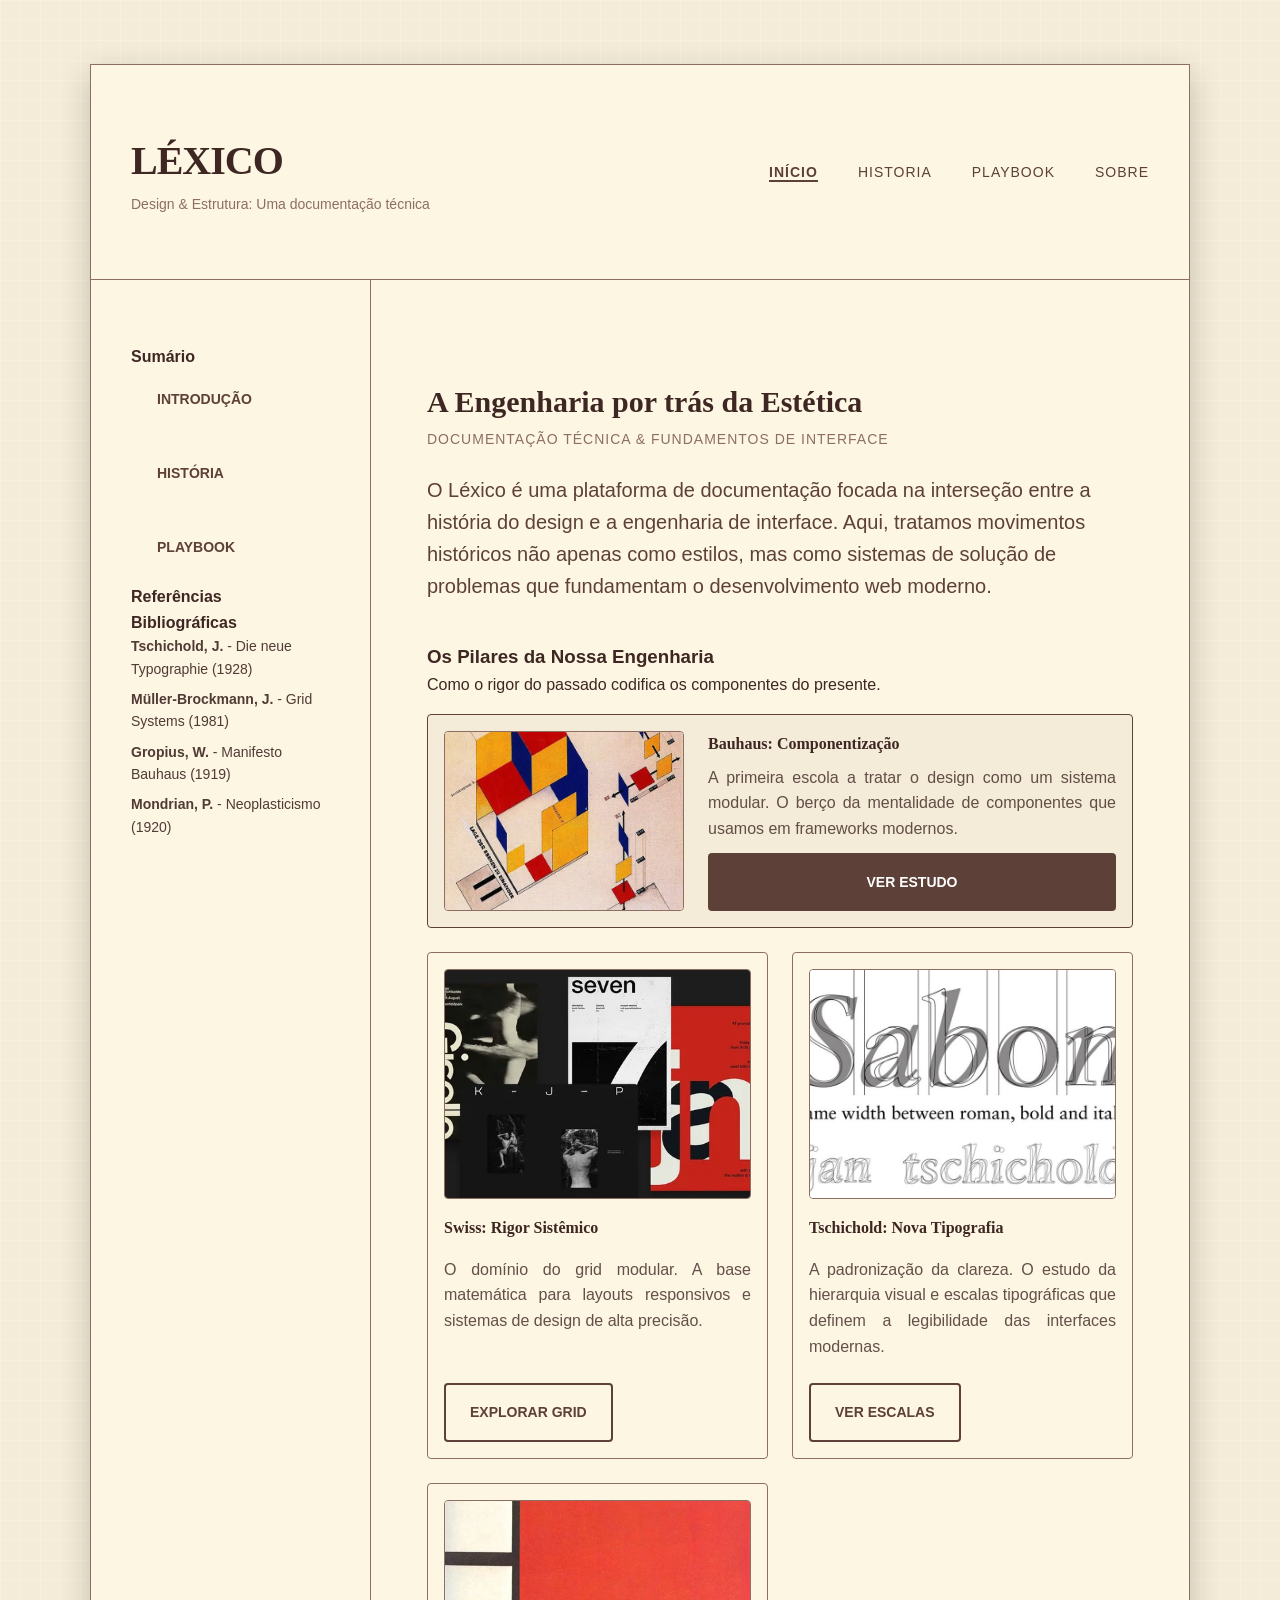
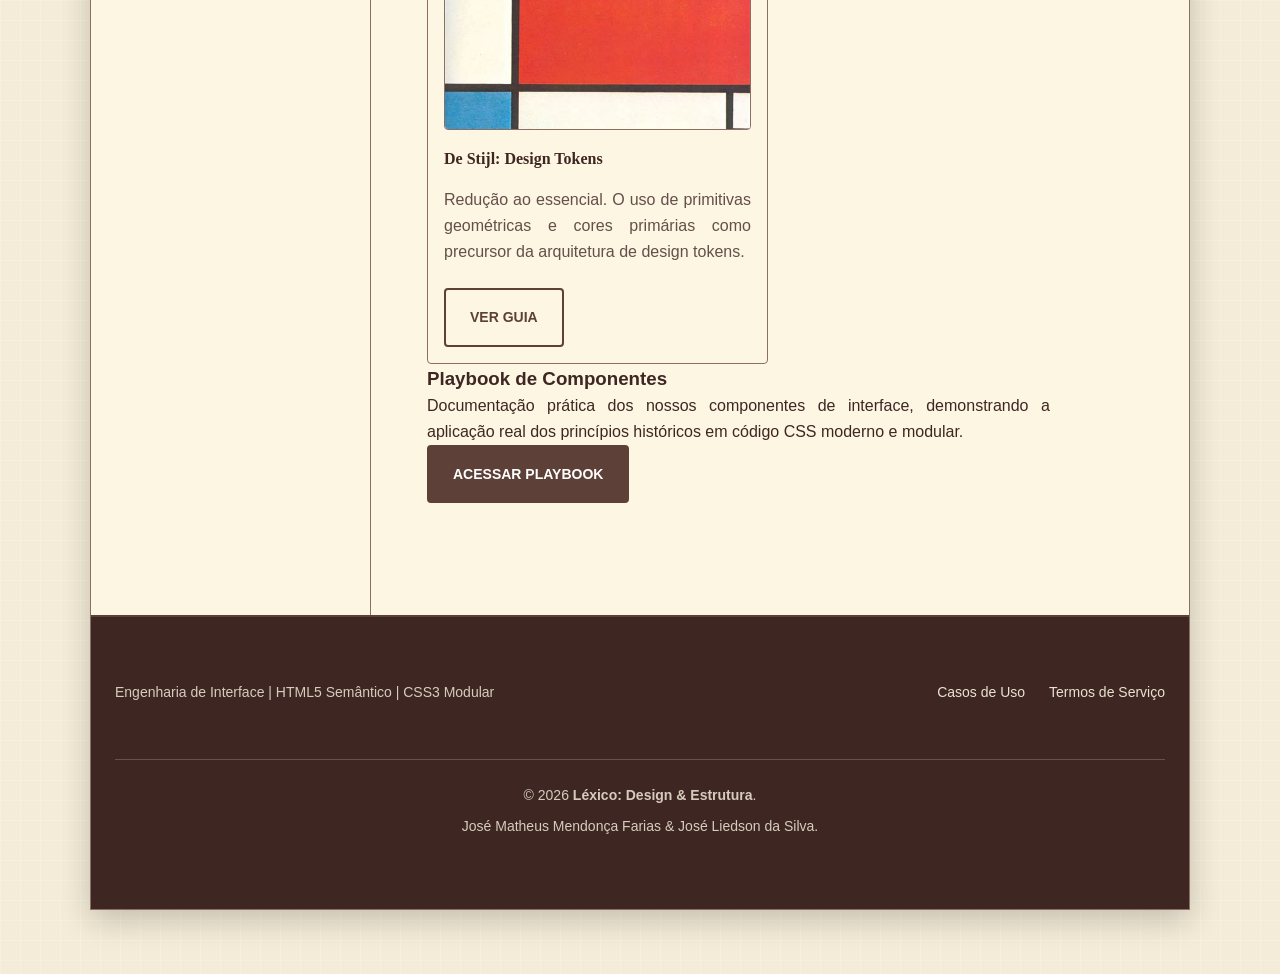
<file: index.html>
<!DOCTYPE html>
<html lang="pt-br">
<head>
    <meta charset="UTF-8">
    <meta name="viewport" content="width=device-width, initial-scale=1.0">
    <title>Léxico: Design & Estrutura</title>
    
    <link rel="preconnect" href="https://fonts.googleapis.com">
    <link rel="preconnect" href="https://fonts.gstatic.com" crossorigin>
    <link href="https://fonts.googleapis.com/css2?family=Google+Sans:ital,opsz,wght@0,17..18,400..700;1,17..18,400..700&family=Inter:wght@400;500;700&family=Poppins:wght@700&display=swap" rel="stylesheet">

    <!-- Arquitetura de Design Tokens & Camadas (Aula 10) -->
    <link rel="stylesheet" href="css/main.css">
</head>
<body>
    <div class="navbar__overlay"></div>
    <div class="folha-papel">
        <header class="navbar">
            <div class="navbar__brand">
                <h1 class="navbar__logo">Léxico</h1>
                <p class="navbar__tagline">Design & Estrutura: Uma documentação técnica</p>
            </div>
            
            <!-- Menu Hambúrguer -->
            <div class="navbar__toggle">
                <span class="navbar__toggle-line"></span>
                <span class="navbar__toggle-line"></span>
                <span class="navbar__toggle-line"></span>
            </div>

            <nav class="navbar__menu">
                <ul class="navbar__list">
                    <li><a href="index.html" class="navbar__link navbar__link--active">Início</a></li>
                    <li><a href="historia.html" class="navbar__link">Historia</a></li>
                    <li><a href="playbook.html" class="navbar__link">Playbook</a></li>
                    <li><a href="sobre.html" class="navbar__link">Sobre</a></li>
                </ul>
            </nav>
        </header>

        <main class="main-content">
            <article class="hero-article">
                <header>
                    <h2 class="article-title">A Engenharia por trás da Estética</h2>
                    <div class="meta">Documentação Técnica & Fundamentos de Interface</div>
                </header>
                
                <section class="intro">
                    <p class="lead">O Léxico é uma plataforma de documentação focada na interseção entre a história do design e a engenharia de interface. Aqui, tratamos movimentos históricos não apenas como estilos, mas como sistemas de solução de problemas que fundamentam o desenvolvimento web moderno.</p>
                </section>

                <section id="historia" class="content-section">
                    <h3>Os Pilares da Nossa Engenharia</h3>
                    <p>Como o rigor do passado codifica os componentes do presente.</p>
                    <div class="cards-grid">
                        <div class="card card--featured">
                            <img src="assets/bauhaus.webp" alt="Cartaz do movimento Bauhaus" class="card__image">
                            <h4 class="card__title">Bauhaus: Componentização</h4>
                            <p class="card__description">A primeira escola a tratar o design como um sistema modular. O berço da mentalidade de componentes que usamos em frameworks modernos.</p>
                            <a href="historia.html#bauhaus" class="btn btn--primary card__button">Ver Estudo</a>
                        </div>
                        <div class="card">
                            <img src="assets/swiss.webp" alt="Design Suíço" class="card__image">
                            <h4 class="card__title">Swiss: Rigor Sistêmico</h4>
                            <p class="card__description">O domínio do grid modular. A base matemática para layouts responsivos e sistemas de design de alta precisão.</p>
                            <a href="historia.html#swiss" class="btn btn--outline card__button">Explorar Grid</a>
                        </div>
                        <div class="card">
                            <img src="assets/tschichold.webp" alt="Jan Tschichold - Die neue Typographie" class="card__image">
                            <h4 class="card__title">Tschichold: Nova Tipografia</h4>
                            <p class="card__description">A padronização da clareza. O estudo da hierarquia visual e escalas tipográficas que definem a legibilidade das interfaces modernas.</p>
                            <a href="historia.html#tschichold" class="btn btn--outline card__button">Ver Escalas</a>
                        </div>
                        <div class="card">
                            <img src="assets/DeStijl.webp" alt="Movimento De Stijl" class="card__image">
                            <h4 class="card__title">De Stijl: Design Tokens</h4>
                            <p class="card__description">Redução ao essencial. O uso de primitivas geométricas e cores primárias como precursor da arquitetura de design tokens.</p>
                            <a href="historia.html#de-stijl" class="btn btn--outline card__button">Ver Guia</a>
                        </div>
                    </div>
                </section>

                <section id="playbook" class="content-section">
                    <h3>Playbook de Componentes</h3>
                    <p>Documentação prática dos nossos componentes de interface, demonstrando a aplicação real dos princípios históricos em código CSS moderno e modular.</p>
                    <aside class="component-preview">
                        <a href="playbook.html" class="btn btn--primary">Acessar Playbook</a>
                    </aside>
                </section>
            </article>
        </main>

        <aside class="sidebar">
            <section class="widget">
                <h4 class="widget__title">Sumário</h4>
                <ul class="widget__list">
                    <li><a href="#" class="btn btn--ghost">Introdução</a></li>
                    <li><a href="#historia" class="btn btn--ghost">História</a></li>
                    <li><a href="#playbook" class="btn btn--ghost">Playbook</a></li>
                </ul>
            </section>
            <section class="widget">
                <h4 class="widget__title">Referências Bibliográficas</h4>
                <ul class="widget__list" style="font-size: var(--fs-xs); opacity: 0.9;">
                    <li><strong>Tschichold, J.</strong> - Die neue Typographie (1928)</li>
                    <li><strong>Müller-Brockmann, J.</strong> - Grid Systems (1981)</li>
                    <li><strong>Gropius, W.</strong> - Manifesto Bauhaus (1919)</li>
                    <li><strong>Mondrian, P.</strong> - Neoplasticismo (1920)</li>
                </ul>
            </section>
        </aside>

        <footer class="footer">
            <div class="footer__info">
                <p class="footer__text">Engenharia de Interface | HTML5 Semântico | CSS3 Modular</p>
            </div>
            <div class="footer__links">
                <a href="#" class="footer__link">Casos de Uso</a>
                <a href="#" class="footer__link">Termos de Serviço</a>
            </div>
            <div class="footer__copyright">
                <p class="footer__text">&copy; <span id="current-year"></span> <span class="footer__text--highlight">Léxico: Design & Estrutura</span>.</p>
                <p class="footer__text">José Matheus Mendonça Farias & José Liedson da Silva.</p>
            </div>
        </footer>
    </div>

    <!-- Scripts -->
    <script src="js/main.js" defer></script>
</body>
</html>
</file>
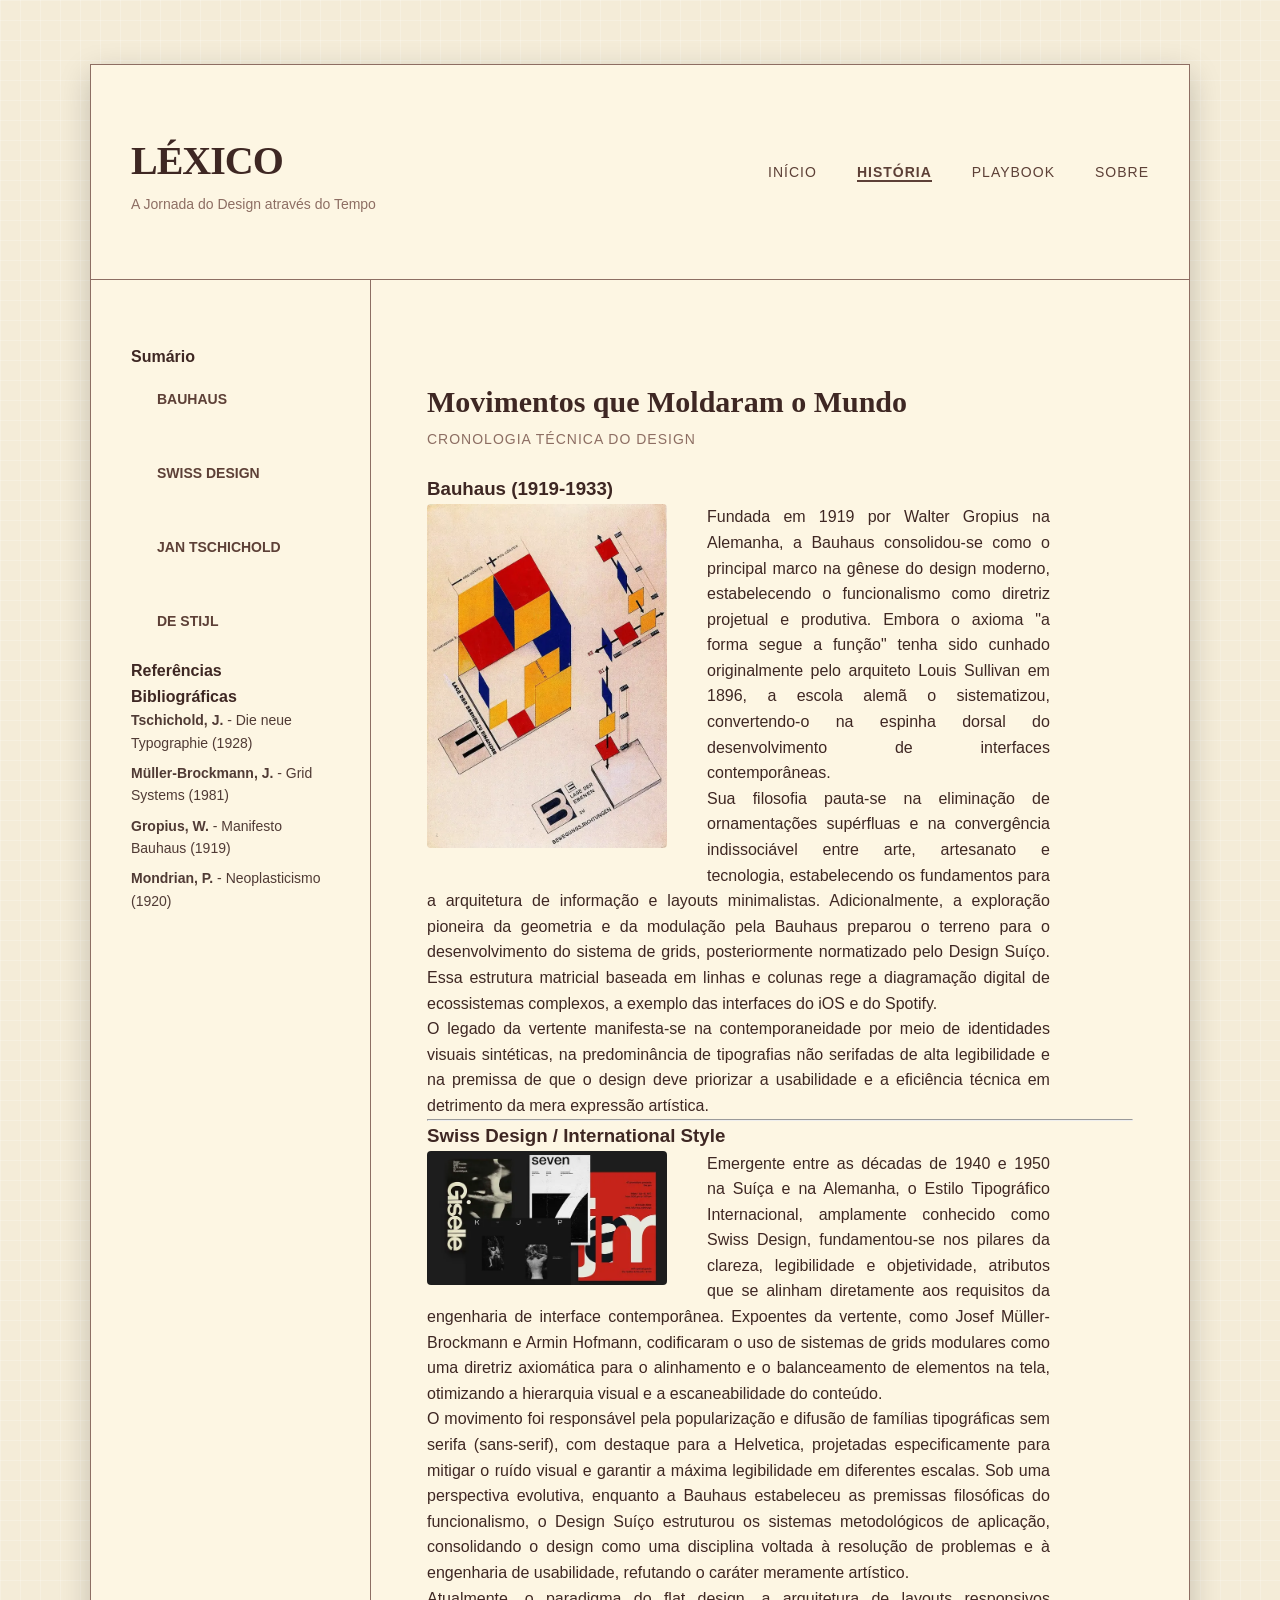
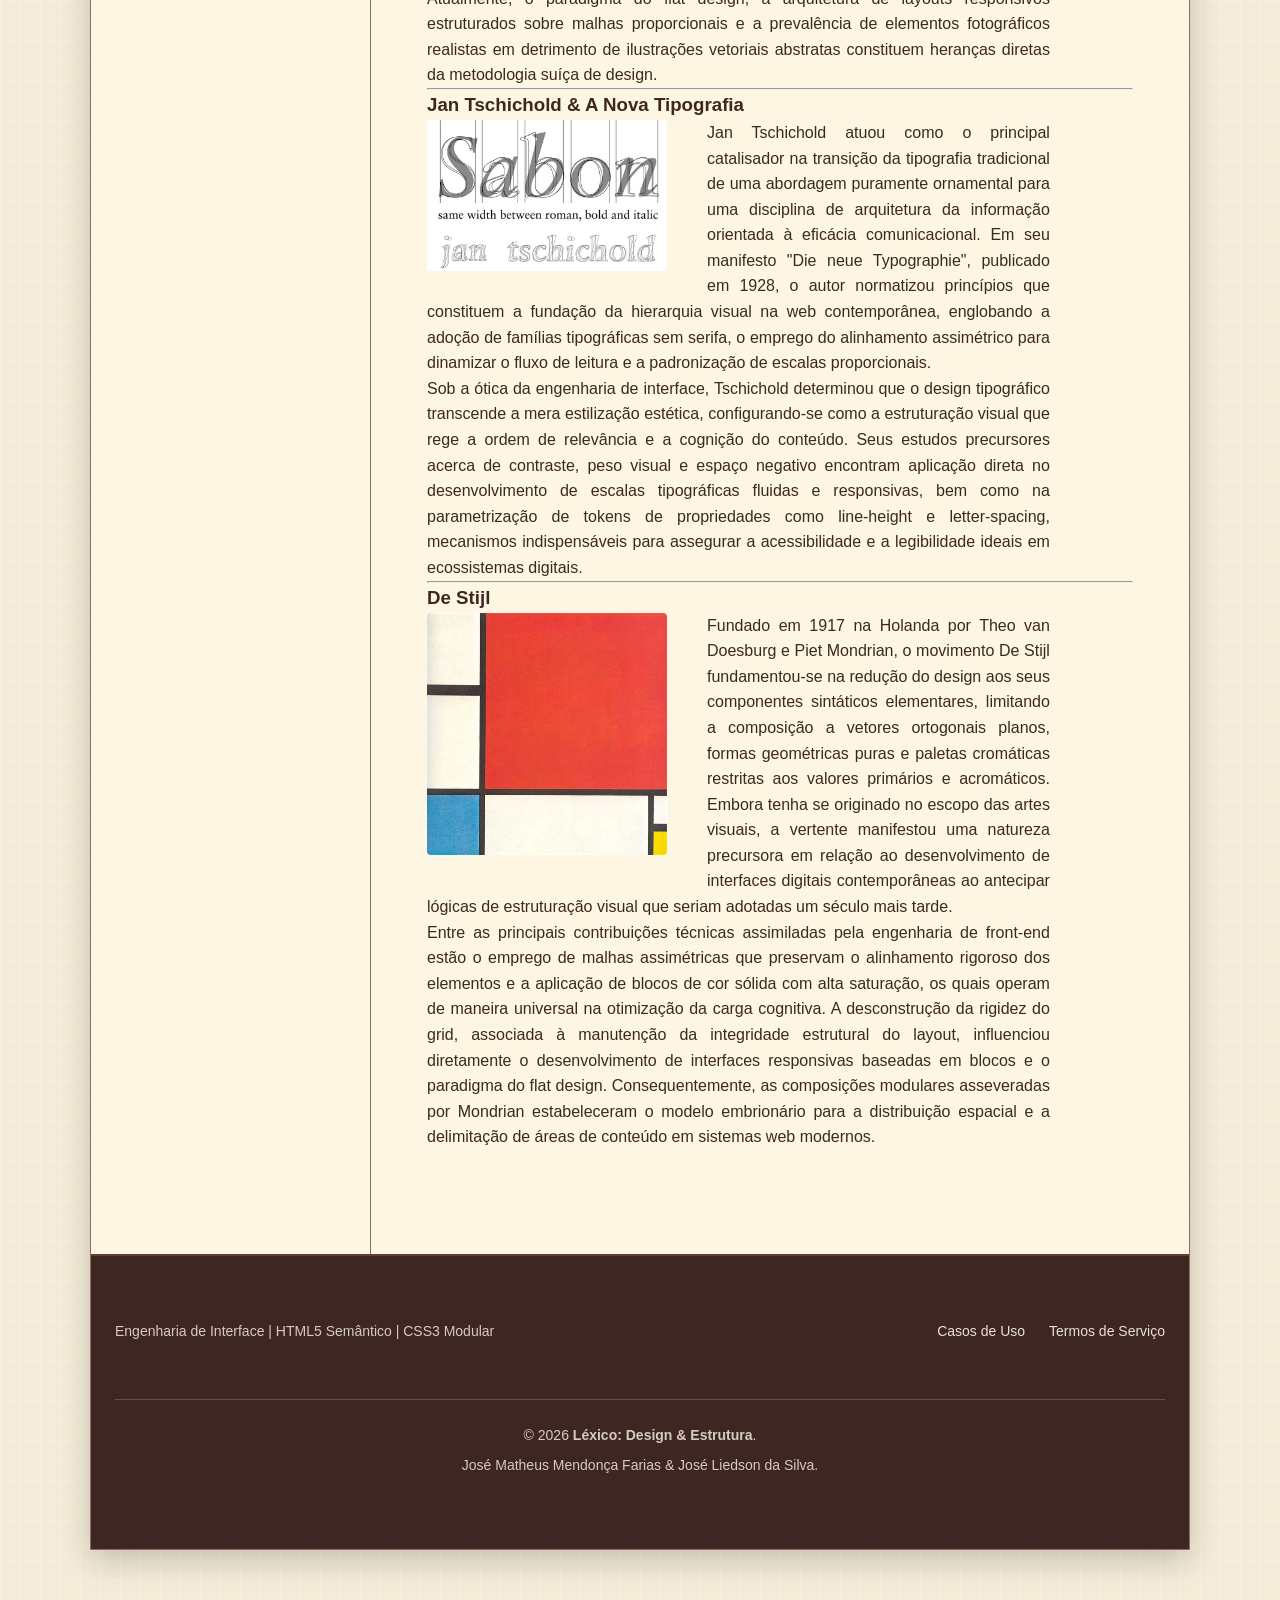
<file: historia.html>
<!DOCTYPE html>
<html lang="pt-br">
<head>
    <meta charset="UTF-8">
    <meta name="viewport" content="width=device-width, initial-scale=1.0">
    <title>História - Léxico</title>
    
    <!-- Fontes Externas -->
    <link rel="preconnect" href="https://fonts.googleapis.com">
    <link rel="preconnect" href="https://fonts.gstatic.com" crossorigin>
    <link href="https://fonts.googleapis.com/css2?family=Google+Sans:ital,opsz,wght@0,17..18,400..700;1,17..18,400..700&family=Inter:wght@400;500;700&family=Poppins:wght@700&display=swap" rel="stylesheet">

    <!-- Arquitetura de Design Tokens & Camadas (Aula 10) -->
    <link rel="stylesheet" href="css/main.css">
</head>
<body>
    <div class="navbar__overlay"></div>
    <div class="folha-papel">
        <header class="navbar">
            <div class="navbar__brand">
                <h1 class="navbar__logo">Léxico</h1>
                <p class="navbar__tagline">A Jornada do Design através do Tempo</p>
            </div>
            
            <!-- Menu Hambúrguer -->
            <div class="navbar__toggle">
                <span class="navbar__toggle-line"></span>
                <span class="navbar__toggle-line"></span>
                <span class="navbar__toggle-line"></span>
            </div>

            <nav class="navbar__menu">
                <ul class="navbar__list">
                    <li><a href="index.html" class="navbar__link">Início</a></li>
                    <li><a href="historia.html" class="navbar__link navbar__link--active">História</a></li>
                    <li><a href="playbook.html" class="navbar__link">Playbook</a></li>
                    <li><a href="sobre.html" class="navbar__link">Sobre</a></li>
                </ul>
            </nav>
        </header>

        <main class="main-content">
            <article class="hero-article">
                <header>
                    <h2 class="article-title">Movimentos que Moldaram o Mundo</h2>
                    <div class="meta">Cronologia Técnica do Design</div>
                </header>
                
                <section id="bauhaus" class="content-section">
                    <h3>Bauhaus (1919-1933)</h3>
                    <img src="assets/bauhaus.webp" alt="Cartaz do movimento Bauhaus por Joost Schmidt" class="card-img">
                    <p>Fundada em 1919 por Walter Gropius na Alemanha, a Bauhaus consolidou-se como o principal marco na gênese do design moderno, estabelecendo o funcionalismo como diretriz projetual e produtiva. Embora o axioma "a forma segue a função" tenha sido cunhado originalmente pelo arquiteto Louis Sullivan em 1896, a escola alemã o sistematizou, convertendo-o na espinha dorsal do desenvolvimento de interfaces contemporâneas.</p>
                    <p>Sua filosofia pauta-se na eliminação de ornamentações supérfluas e na convergência indissociável entre arte, artesanato e tecnologia, estabelecendo os fundamentos para a arquitetura de informação e layouts minimalistas. Adicionalmente, a exploração pioneira da geometria e da modulação pela Bauhaus preparou o terreno para o desenvolvimento do sistema de grids, posteriormente normatizado pelo Design Suíço. Essa estrutura matricial baseada em linhas e colunas rege a diagramação digital de ecossistemas complexos, a exemplo das interfaces do iOS e do Spotify.</p>
                    <p>O legado da vertente manifesta-se na contemporaneidade por meio de identidades visuais sintéticas, na predominância de tipografias não serifadas de alta legibilidade e na premissa de que o design deve priorizar a usabilidade e a eficiência técnica em detrimento da mera expressão artística.</p>
                </section>

                <hr class="divider">

                <section id="swiss" class="content-section">
                    <h3>Swiss Design / International Style</h3>
                    <img src="assets/swiss.webp" alt="Exemplos de Grids no Swiss Design" class="card-img">
                    <p>Emergente entre as décadas de 1940 e 1950 na Suíça e na Alemanha, o Estilo Tipográfico Internacional, amplamente conhecido como Swiss Design, fundamentou-se nos pilares da clareza, legibilidade e objetividade, atributos que se alinham diretamente aos requisitos da engenharia de interface contemporânea. Expoentes da vertente, como Josef Müller-Brockmann e Armin Hofmann, codificaram o uso de sistemas de grids modulares como uma diretriz axiomática para o alinhamento e o balanceamento de elementos na tela, otimizando a hierarquia visual e a escaneabilidade do conteúdo.</p>
                    <p>O movimento foi responsável pela popularização e difusão de famílias tipográficas sem serifa (sans-serif), com destaque para a Helvetica, projetadas especificamente para mitigar o ruído visual e garantir a máxima legibilidade em diferentes escalas. Sob uma perspectiva evolutiva, enquanto a Bauhaus estabeleceu as premissas filosóficas do funcionalismo, o Design Suíço estruturou os sistemas metodológicos de aplicação, consolidando o design como uma disciplina voltada à resolução de problemas e à engenharia de usabilidade, refutando o caráter meramente artístico.</p>
                    <p>Atualmente, o paradigma do flat design, a arquitetura de layouts responsivos estruturados sobre malhas proporcionais e a prevalência de elementos fotográficos realistas em detrimento de ilustrações vetoriais abstratas constituem heranças diretas da metodologia suíça de design.</p>
                </section>

                <hr class="divider">

                <section id="tschichold" class="content-section">
                    <h3>Jan Tschichold & A Nova Tipografia</h3>
                    <img src="assets/tschichold.webp" alt="Exemplo da Nova Tipografia de Tschichold" class="card-img">
                    <p>Jan Tschichold atuou como o principal catalisador na transição da tipografia tradicional de uma abordagem puramente ornamental para uma disciplina de arquitetura da informação orientada à eficácia comunicacional. Em seu manifesto "Die neue Typographie", publicado em 1928, o autor normatizou princípios que constituem a fundação da hierarquia visual na web contemporânea, englobando a adoção de famílias tipográficas sem serifa, o emprego do alinhamento assimétrico para dinamizar o fluxo de leitura e a padronização de escalas proporcionais.</p>
                    <p>Sob a ótica da engenharia de interface, Tschichold determinou que o design tipográfico transcende a mera estilização estética, configurando-se como a estruturação visual que rege a ordem de relevância e a cognição do conteúdo. Seus estudos precursores acerca de contraste, peso visual e espaço negativo encontram aplicação direta no desenvolvimento de escalas tipográficas fluidas e responsivas, bem como na parametrização de tokens de propriedades como line-height e letter-spacing, mecanismos indispensáveis para assegurar a acessibilidade e a legibilidade ideais em ecossistemas digitais.</p>
                </section>

                <hr class="divider">

                <section id="de-stijl" class="content-section">
                    <h3>De Stijl</h3>
                    <img src="assets/DeStijl.webp" alt="Composição De Stijl com cores primárias" class="card-img">
                    <p>Fundado em 1917 na Holanda por Theo van Doesburg e Piet Mondrian, o movimento De Stijl fundamentou-se na redução do design aos seus componentes sintáticos elementares, limitando a composição a vetores ortogonais planos, formas geométricas puras e paletas cromáticas restritas aos valores primários e acromáticos. Embora tenha se originado no escopo das artes visuais, a vertente manifestou uma natureza precursora em relação ao desenvolvimento de interfaces digitais contemporâneas ao antecipar lógicas de estruturação visual que seriam adotadas um século mais tarde.</p>
                    <p>Entre as principais contribuições técnicas assimiladas pela engenharia de front-end estão o emprego de malhas assimétricas que preservam o alinhamento rigoroso dos elementos e a aplicação de blocos de cor sólida com alta saturação, os quais operam de maneira universal na otimização da carga cognitiva. A desconstrução da rigidez do grid, associada à manutenção da integridade estrutural do layout, influenciou diretamente o desenvolvimento de interfaces responsivas baseadas em blocos e o paradigma do flat design. Consequentemente, as composições modulares asseveradas por Mondrian estabeleceram o modelo embrionário para a distribuição espacial e a delimitação de áreas de conteúdo em sistemas web modernos.</p>
                </section>
            </article>
        </main>

        <aside class="sidebar">
            <section class="widget">
                <h4 class="widget__title">Sumário</h4>
                <ul class="widget__list">
                    <li><a href="#bauhaus" class="btn btn--ghost">Bauhaus</a></li>
                    <li><a href="#swiss" class="btn btn--ghost">Swiss Design</a></li>
                    <li><a href="#tschichold" class="btn btn--ghost">Jan Tschichold</a></li>
                    <li><a href="#de-stijl" class="btn btn--ghost">De Stijl</a></li>
                </ul>
            </section>

            <section class="widget">
                <h4 class="widget__title">Referências Bibliográficas</h4>
                <ul class="widget__list" style="font-size: var(--fs-xs); opacity: 0.9;">
                    <li><strong>Tschichold, J.</strong> - Die neue Typographie (1928)</li>
                    <li><strong>Müller-Brockmann, J.</strong> - Grid Systems (1981)</li>
                    <li><strong>Gropius, W.</strong> - Manifesto Bauhaus (1919)</li>
                    <li><strong>Mondrian, P.</strong> - Neoplasticismo (1920)</li>
                </ul>
            </section>
        </aside>

        <footer class="footer">
            <div class="footer__info">
                <p class="footer__text">Engenharia de Interface | HTML5 Semântico | CSS3 Modular</p>
            </div>
            <div class="footer__links">
                <a href="#" class="footer__link">Casos de Uso</a>
                <a href="#" class="footer__link">Termos de Serviço</a>
            </div>
            <div class="footer__copyright">
                <p class="footer__text">&copy; <span id="current-year"></span> <span class="footer__text--highlight">Léxico: Design & Estrutura</span>.</p>
                <p class="footer__text">José Matheus Mendonça Farias & José Liedson da Silva.</p>
            </div>
        </footer>
    </div>
    <script src="js/main.js" defer></script>
</body>
</html>
</file>
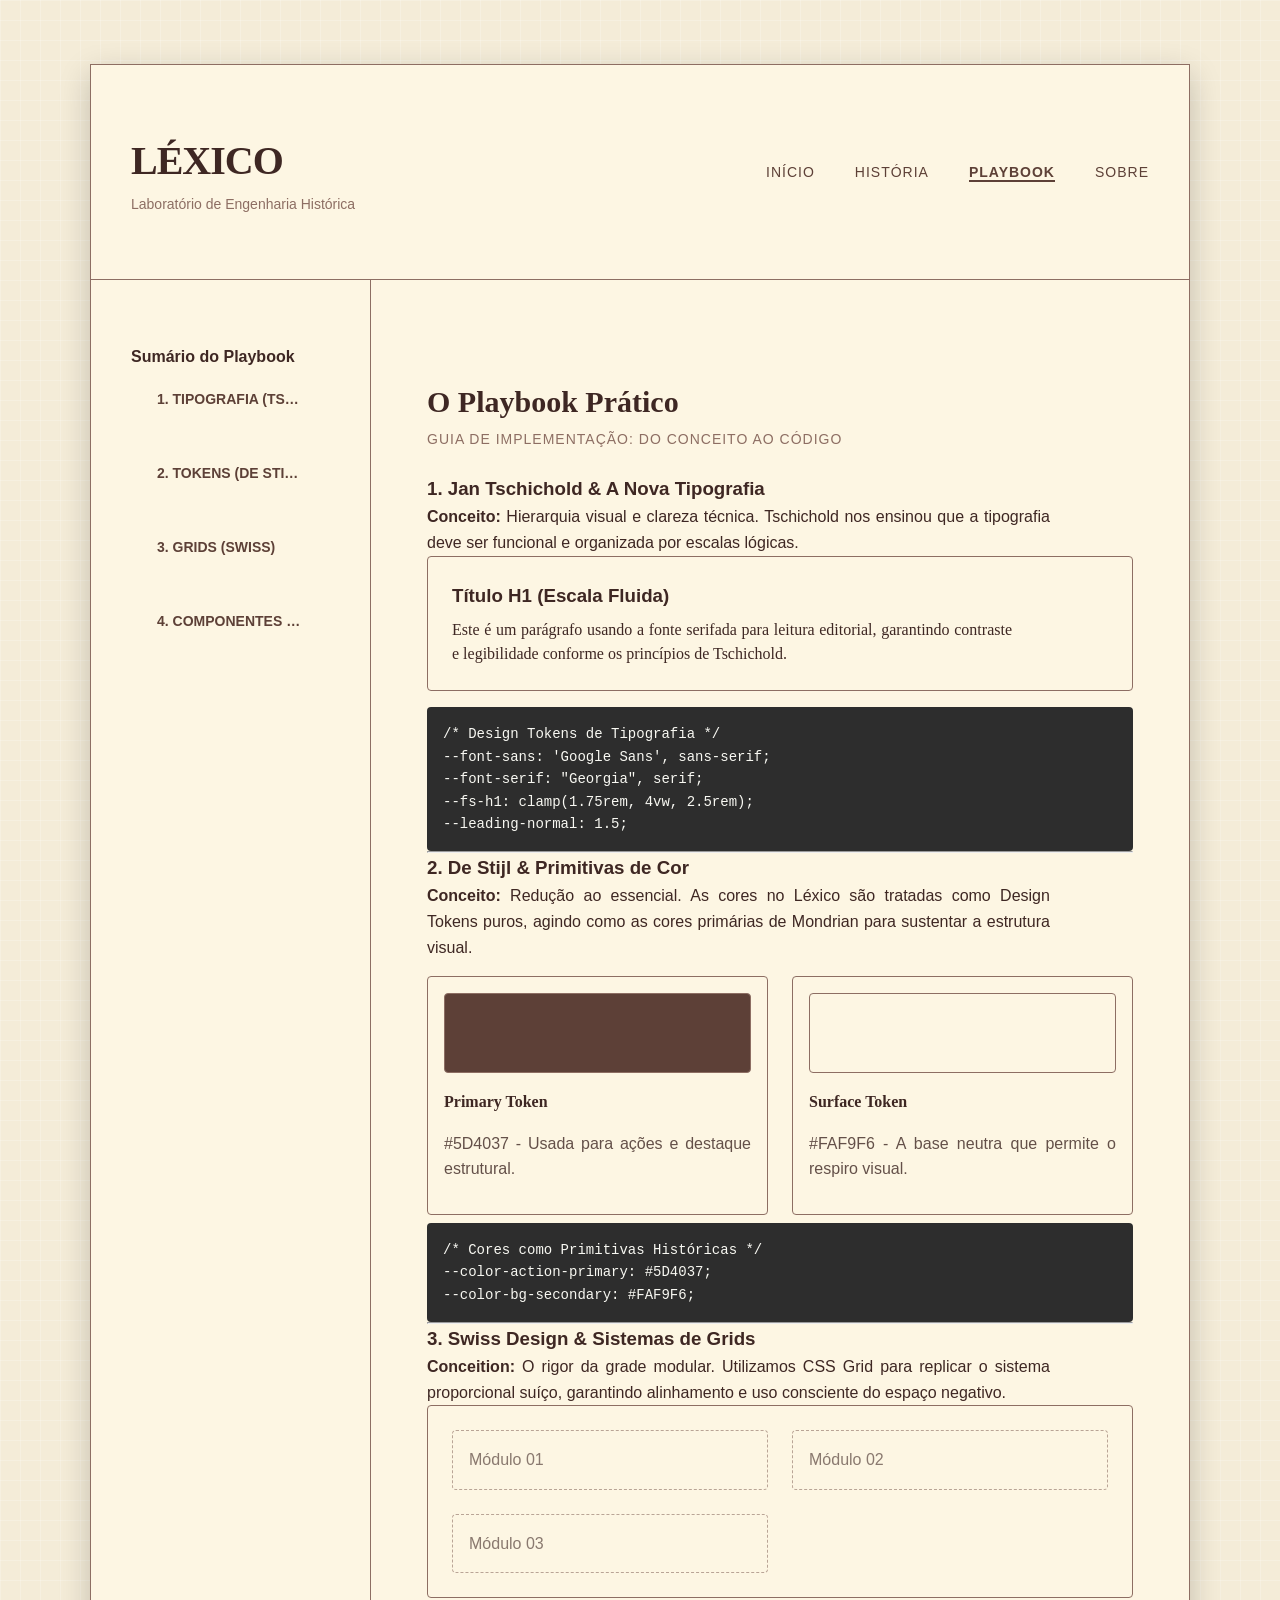
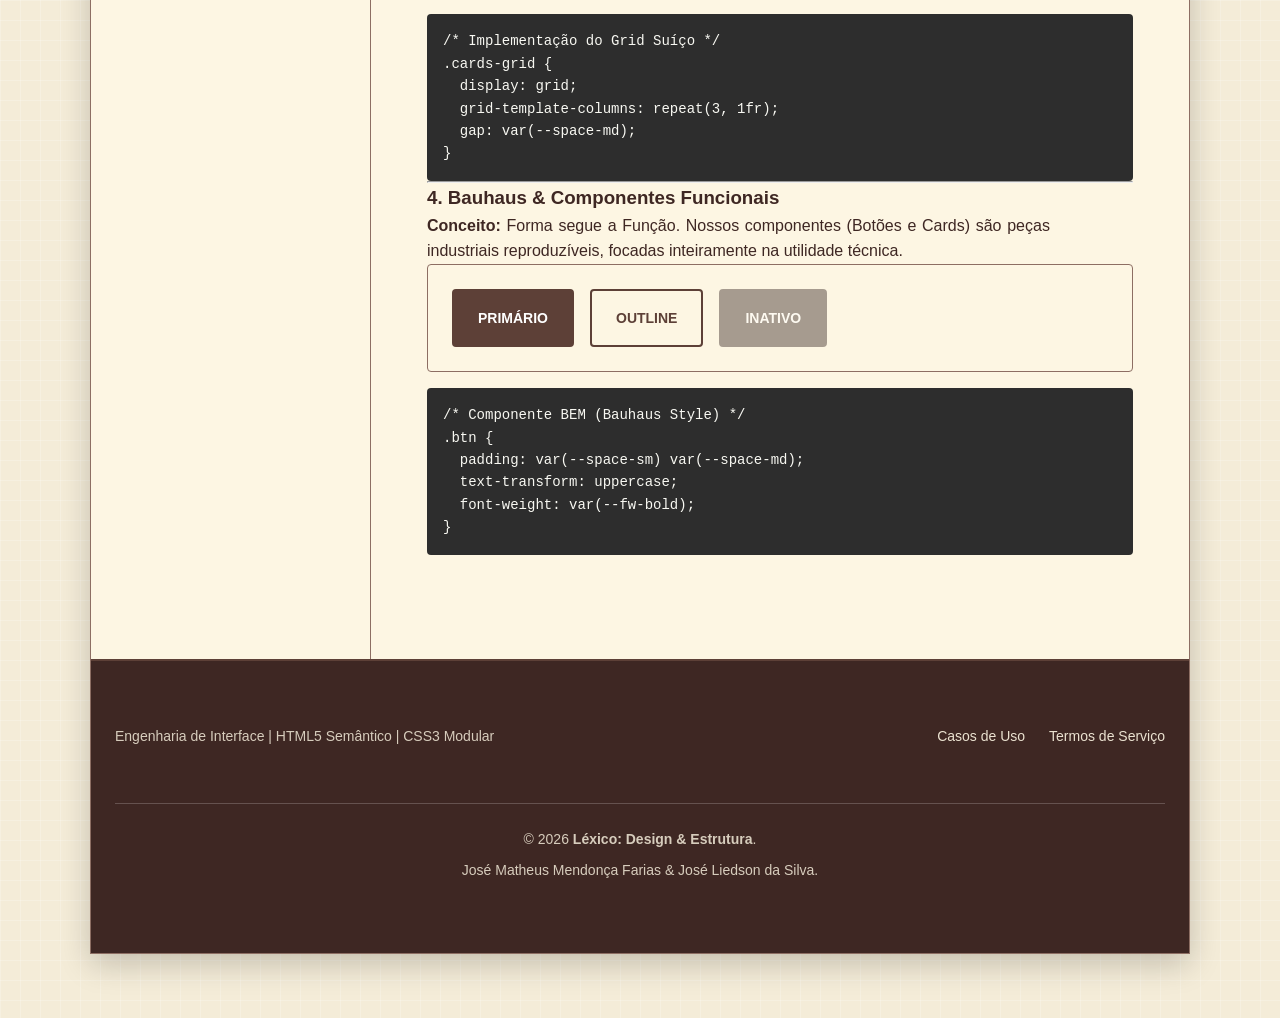
<file: playbook.html>
<!DOCTYPE html>
<html lang="pt-br">
<head>
    <meta charset="UTF-8">
    <meta name="viewport" content="width=device-width, initial-scale=1.0">
    <title>Playbook - Léxico</title>
    
    <!-- Fontes Externas -->
    <link rel="preconnect" href="https://fonts.googleapis.com">
    <link rel="preconnect" href="https://fonts.gstatic.com" crossorigin>
    <link href="https://fonts.googleapis.com/css2?family=Google+Sans:ital,opsz,wght@0,17..18,400..700;1,17..18,400..700&family=Inter:wght@400;500;700&family=Poppins:wght@700&display=swap" rel="stylesheet">

    <!-- Arquitetura de Design Tokens & Camadas -->
    <link rel="stylesheet" href="css/main.css">
    <style>
        /* Estilos específicos para a demonstração do Playbook */
        .playbook-demo {
            padding: var(--space-md);
            background: var(--color-bg-secondary);
            border: 1px solid var(--color-border);
            border-radius: var(--radius-sm);
            margin-bottom: var(--space-sm);
        }
        .code-block {
            background: #2d2d2d;
            color: #f8f8f2;
            padding: var(--space-sm);
            border-radius: var(--radius-sm);
            font-family: 'Courier New', Courier, monospace;
            font-size: var(--fs-xs);
            overflow-x: auto;
            margin-top: var(--space-xs);
        }
        .color-swatch {
            width: 100%;
            height: 80px;
            border-radius: var(--radius-sm);
            margin-bottom: var(--space-xs);
            border: 1px solid var(--color-border);
        }
    </style>
</head>
<body>
    <div class="navbar__overlay"></div>
    <div class="folha-papel">
        <header class="navbar">
            <div class="navbar__brand">
                <h1 class="navbar__logo">Léxico</h1>
                <p class="navbar__tagline">Laboratório de Engenharia Histórica</p>
            </div>
            
            <div class="navbar__toggle">
                <span class="navbar__toggle-line"></span>
                <span class="navbar__toggle-line"></span>
                <span class="navbar__toggle-line"></span>
            </div>

            <nav class="navbar__menu">
                <ul class="navbar__list">
                    <li><a href="index.html" class="navbar__link">Início</a></li>
                    <li><a href="historia.html" class="navbar__link">História</a></li>
                    <li><a href="playbook.html" class="navbar__link navbar__link--active">Playbook</a></li>
                    <li><a href="sobre.html" class="navbar__link">Sobre</a></li>
                </ul>
            </nav>
        </header>

        <main class="main-content">
            <article class="hero-article">
                <header>
                    <h2 class="article-title">O Playbook Prático</h2>
                    <div class="meta">Guia de Implementação: Do Conceito ao Código</div>
                </header>

                <!-- Módulo 1: Jan Tschichold & Tipografia -->
                <section id="tipografia" class="content-section">
                    <h3>1. Jan Tschichold & A Nova Tipografia</h3>
                    <p><strong>Conceito:</strong> Hierarquia visual e clareza técnica. Tschichold nos ensinou que a tipografia deve ser funcional e organizada por escalas lógicas.</p>
                    
                    <div class="playbook-demo">
                        <h1 style="font-family: var(--font-sans); margin-bottom: var(--space-xs);">Título H1 (Escala Fluida)</h1>
                        <p style="font-family: var(--font-serif); line-height: var(--leading-normal);">Este é um parágrafo usando a fonte serifada para leitura editorial, garantindo contraste e legibilidade conforme os princípios de Tschichold.</p>
                    </div>
                    <div class="code-block">
                        /* Design Tokens de Tipografia */<br>
                        --font-sans: 'Google Sans', sans-serif;<br>
                        --font-serif: "Georgia", serif;<br>
                        --fs-h1: clamp(1.75rem, 4vw, 2.5rem);<br>
                        --leading-normal: 1.5;
                    </div>
                </section>

                <hr class="divider">

                <!-- Módulo 2: De Stijl & Design Tokens -->
                <section id="tokens" class="content-section">
                    <h3>2. De Stijl & Primitivas de Cor</h3>
                    <p><strong>Conceito:</strong> Redução ao essencial. As cores no Léxico são tratadas como Design Tokens puros, agindo como as cores primárias de Mondrian para sustentar a estrutura visual.</p>
                    
                    <div class="cards-grid">
                        <div class="card">
                            <div class="color-swatch" style="background: var(--color-action-primary);"></div>
                            <h4 class="card__title">Primary Token</h4>
                            <p class="card__description">#5D4037 - Usada para ações e destaque estrutural.</p>
                        </div>
                        <div class="card">
                            <div class="color-swatch" style="background: var(--color-bg-secondary);"></div>
                            <h4 class="card__title">Surface Token</h4>
                            <p class="card__description">#FAF9F6 - A base neutra que permite o respiro visual.</p>
                        </div>
                    </div>
                    <div class="code-block">
                        /* Cores como Primitivas Históricas */<br>
                        --color-action-primary: #5D4037;<br>
                        --color-bg-secondary: #FAF9F6;
                    </div>
                </section>

                <hr class="divider">

                <!-- Módulo 3: Swiss Design & Grid System -->
                <section id="grids" class="content-section">
                    <h3>3. Swiss Design & Sistemas de Grids</h3>
                    <p><strong>Conceition:</strong> O rigor da grade modular. Utilizamos CSS Grid para replicar o sistema proporcional suíço, garantindo alinhamento e uso consciente do espaço negativo.</p>
                    
                    <div class="playbook-demo">
                        <div class="cards-grid" style="margin-top: 0;">
                            <div class="card" style="border-style: dashed; opacity: 0.6;"><p>Módulo 01</p></div>
                            <div class="card" style="border-style: dashed; opacity: 0.6;"><p>Módulo 02</p></div>
                            <div class="card" style="border-style: dashed; opacity: 0.6;"><p>Módulo 03</p></div>
                        </div>
                    </div>
                    <div class="code-block">
                        /* Implementação do Grid Suíço */<br>
                        .cards-grid {<br>
                        &nbsp;&nbsp;display: grid;<br>
                        &nbsp;&nbsp;grid-template-columns: repeat(3, 1fr);<br>
                        &nbsp;&nbsp;gap: var(--space-md);<br>
                        }
                    </div>
                </section>

                <hr class="divider">

                <!-- Módulo 4: Bauhaus & Componentização -->
                <section id="componentes" class="content-section">
                    <h3>4. Bauhaus & Componentes Funcionais</h3>
                    <p><strong>Conceito:</strong> Forma segue a Função. Nossos componentes (Botões e Cards) são peças industriais reproduzíveis, focadas inteiramente na utilidade técnica.</p>
                    
                    <div class="playbook-demo">
                        <div style="display: flex; gap: var(--space-sm); align-items: center; flex-wrap: wrap;">
                            <a href="#" class="btn btn--primary">Primário</a>
                            <a href="#" class="btn btn--outline">Outline</a>
                            <button class="btn btn--primary" disabled>Inativo</button>
                        </div>
                    </div>
                    <div class="code-block">
                        /* Componente BEM (Bauhaus Style) */<br>
                        .btn {<br>
                        &nbsp;&nbsp;padding: var(--space-sm) var(--space-md);<br>
                        &nbsp;&nbsp;text-transform: uppercase;<br>
                        &nbsp;&nbsp;font-weight: var(--fw-bold);<br>
                        }
                    </div>
                </section>
            </article>
        </main>

        <aside class="sidebar">
            <section class="widget">
                <h4 class="widget__title">Sumário do Playbook</h4>
                <ul class="widget__list">
                    <li><a href="#tipografia" class="btn btn--ghost">1. Tipografia (Tschichold)</a></li>
                    <li><a href="#tokens" class="btn btn--ghost">2. Tokens (De Stijl)</a></li>
                    <li><a href="#grids" class="btn btn--ghost">3. Grids (Swiss)</a></li>
                    <li><a href="#componentes" class="btn btn--ghost">4. Componentes (Bauhaus)</a></li>
                </ul>
            </section>
        </aside>

        <footer class="footer">
            <div class="footer__info">
                <p class="footer__text">Engenharia de Interface | HTML5 Semântico | CSS3 Modular</p>
            </div>
            <div class="footer__links">
                <a href="#" class="footer__link">Casos de Uso</a>
                <a href="#" class="footer__link">Termos de Serviço</a>
            </div>
            <div class="footer__copyright">
                <p class="footer__text">&copy; <span id="current-year"></span> <span class="footer__text--highlight">Léxico: Design & Estrutura</span>.</p>
                <p class="footer__text">José Matheus Mendonça Farias & José Liedson da Silva.</p>
            </div>
        </footer>
    </div>
    <script src="js/main.js" defer></script>
</body>
</html>
</file>
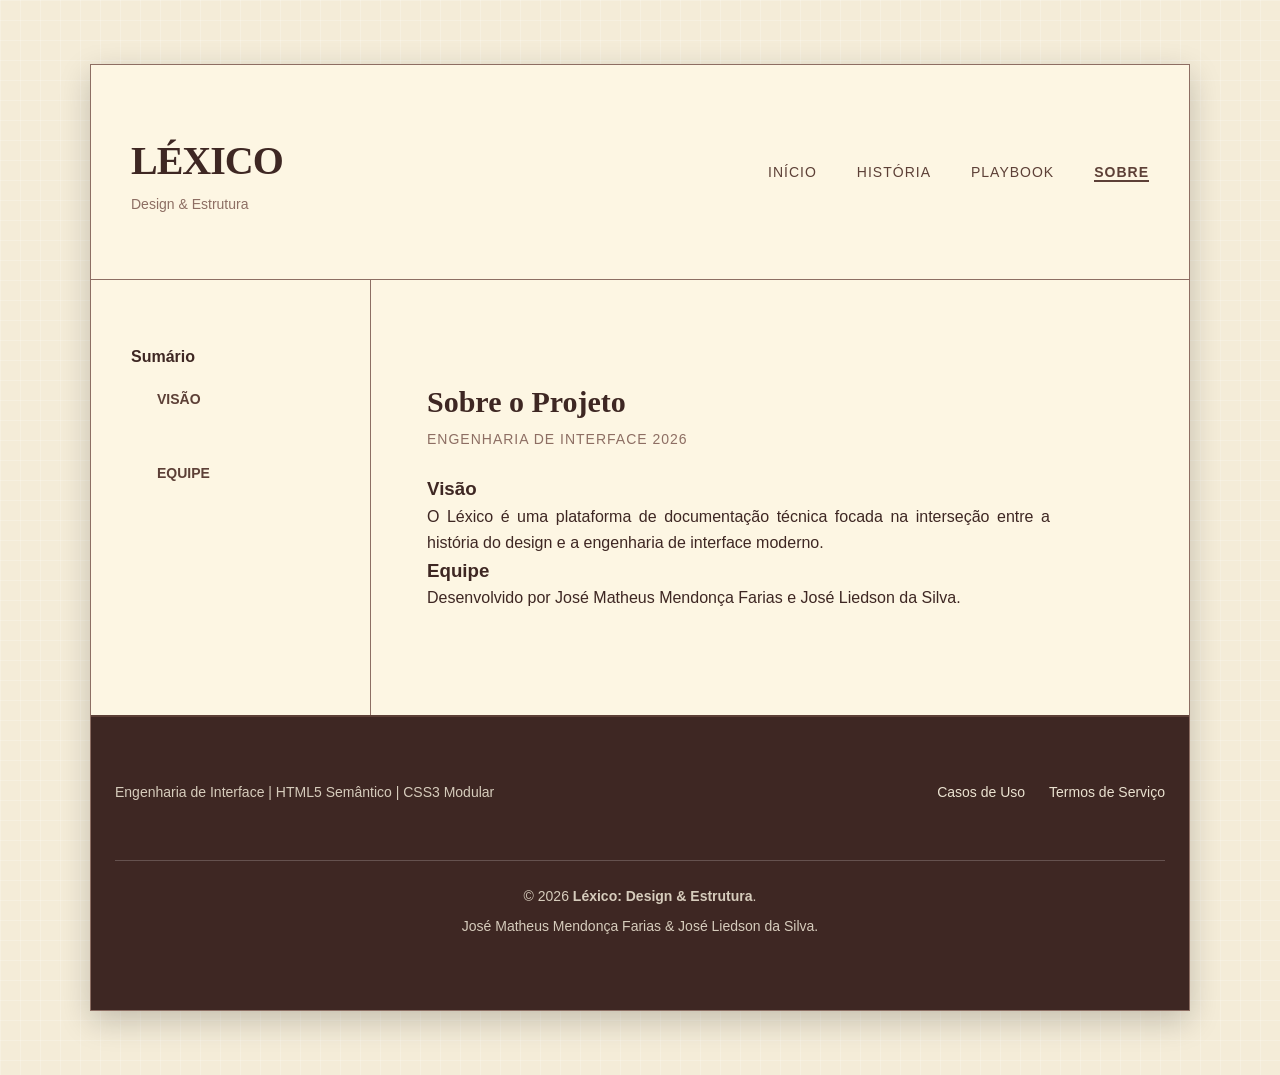
<file: sobre.html>
<!DOCTYPE html>
<html lang="pt-br">
<head>
    <meta charset="UTF-8">
    <meta name="viewport" content="width=device-width, initial-scale=1.0">
    <title>Sobre - Léxico</title>
    
    <!-- Fontes Externas -->
    <link rel="preconnect" href="https://fonts.googleapis.com">
    <link rel="preconnect" href="https://fonts.gstatic.com" crossorigin>
    <link href="https://fonts.googleapis.com/css2?family=Google+Sans:ital,opsz,wght@0,17..18,400..700;1,17..18,400..700&family=Inter:wght@400;500;700&family=Poppins:wght@700&display=swap" rel="stylesheet">

    <!-- Arquitetura de Design Tokens & Camadas (Aula 10) -->
    <link rel="stylesheet" href="css/main.css">
</head>
<body>
    <div class="navbar__overlay"></div>
    <div class="folha-papel">
        <header class="navbar">
            <div class="navbar__brand">
                <h1 class="navbar__logo">Léxico</h1>
                <p class="navbar__tagline">Design & Estrutura</p>
            </div>
            
            <!-- Menu Hambúrguer -->
            <div class="navbar__toggle">
                <span class="navbar__toggle-line"></span>
                <span class="navbar__toggle-line"></span>
                <span class="navbar__toggle-line"></span>
            </div>

            <nav class="navbar__menu">
                <ul class="navbar__list">
                    <li><a href="index.html" class="navbar__link">Início</a></li>
                    <li><a href="historia.html" class="navbar__link">História</a></li>
                    <li><a href="playbook.html" class="navbar__link">Playbook</a></li>
                    <li><a href="sobre.html" class="navbar__link navbar__link--active">Sobre</a></li>
                </ul>
            </nav>
        </header>

        <main class="main-content">
            <article class="hero-article">
                <header>
                    <h2 class="article-title">Sobre o Projeto</h2>
                    <div class="meta">Engenharia de Interface 2026</div>
                </header>
                
                <section id="visao" class="content-section">
                    <h3>Visão</h3>
                    <p>O Léxico é uma plataforma de documentação técnica focada na interseção entre a história do design e a engenharia de interface moderno.</p>
                </section>

                <section id="equipe" class="content-section">
                    <h3>Equipe</h3>
                    <p>Desenvolvido por José Matheus Mendonça Farias e José Liedson da Silva.</p>
                </section>
            </article>
        </main>

        <aside class="sidebar">
            <section class="widget">
                <h4 class="widget__title">Sumário</h4>
                <ul class="widget__list">
                    <li><a href="#visao" class="btn btn--ghost">Visão</a></li>
                    <li><a href="#equipe" class="btn btn--ghost">Equipe</a></li>
                </ul>
            </section>
        </aside>

        <footer class="footer">
            <div class="footer__info">
                <p class="footer__text">Engenharia de Interface | HTML5 Semântico | CSS3 Modular</p>
            </div>
            <div class="footer__links">
                <a href="#" class="footer__link">Casos de Uso</a>
                <a href="#" class="footer__link">Termos de Serviço</a>
            </div>
            <div class="footer__copyright">
                <p class="footer__text">&copy; <span id="current-year"></span> <span class="footer__text--highlight">Léxico: Design & Estrutura</span>.</p>
                <p class="footer__text">José Matheus Mendonça Farias & José Liedson da Silva.</p>
            </div>
        </footer>
    </div>
    <script src="js/main.js" defer></script>
</body>
</html>
</file>
<file: css/main.css>
/* 1. Declaração da ordem das camadas */
@layer tokens, reset, base, layout, components, utilities;

/* 2. Importações para camadas específicas */

/* Camada: TOKENS */
@import url("tokens/primitives.css") layer(tokens);
@import url("tokens/semantic.css") layer(tokens);
@import url("tokens/typography.css") layer(tokens);
@import url("tokens/spacing.css") layer(tokens);

/* Camada: RESET */
@import url("reset.css") layer(reset);

/* Camada: BASE */
@import url("base.css") layer(base);

/* Camada: LAYOUT */
@import url("layout.css") layer(layout);

/* Camada: COMPONENTES */
@import url("components/navbar.css") layer(components);
@import url("components/hero.css") layer(components);
@import url("components/card.css") layer(components);
@import url("components/footer.css") layer(components);
@import url("components/btn.css") layer(components);

/* Camada: UTILITÁRIOS */
@import url("utilities.css") layer(utilities);
</file>
